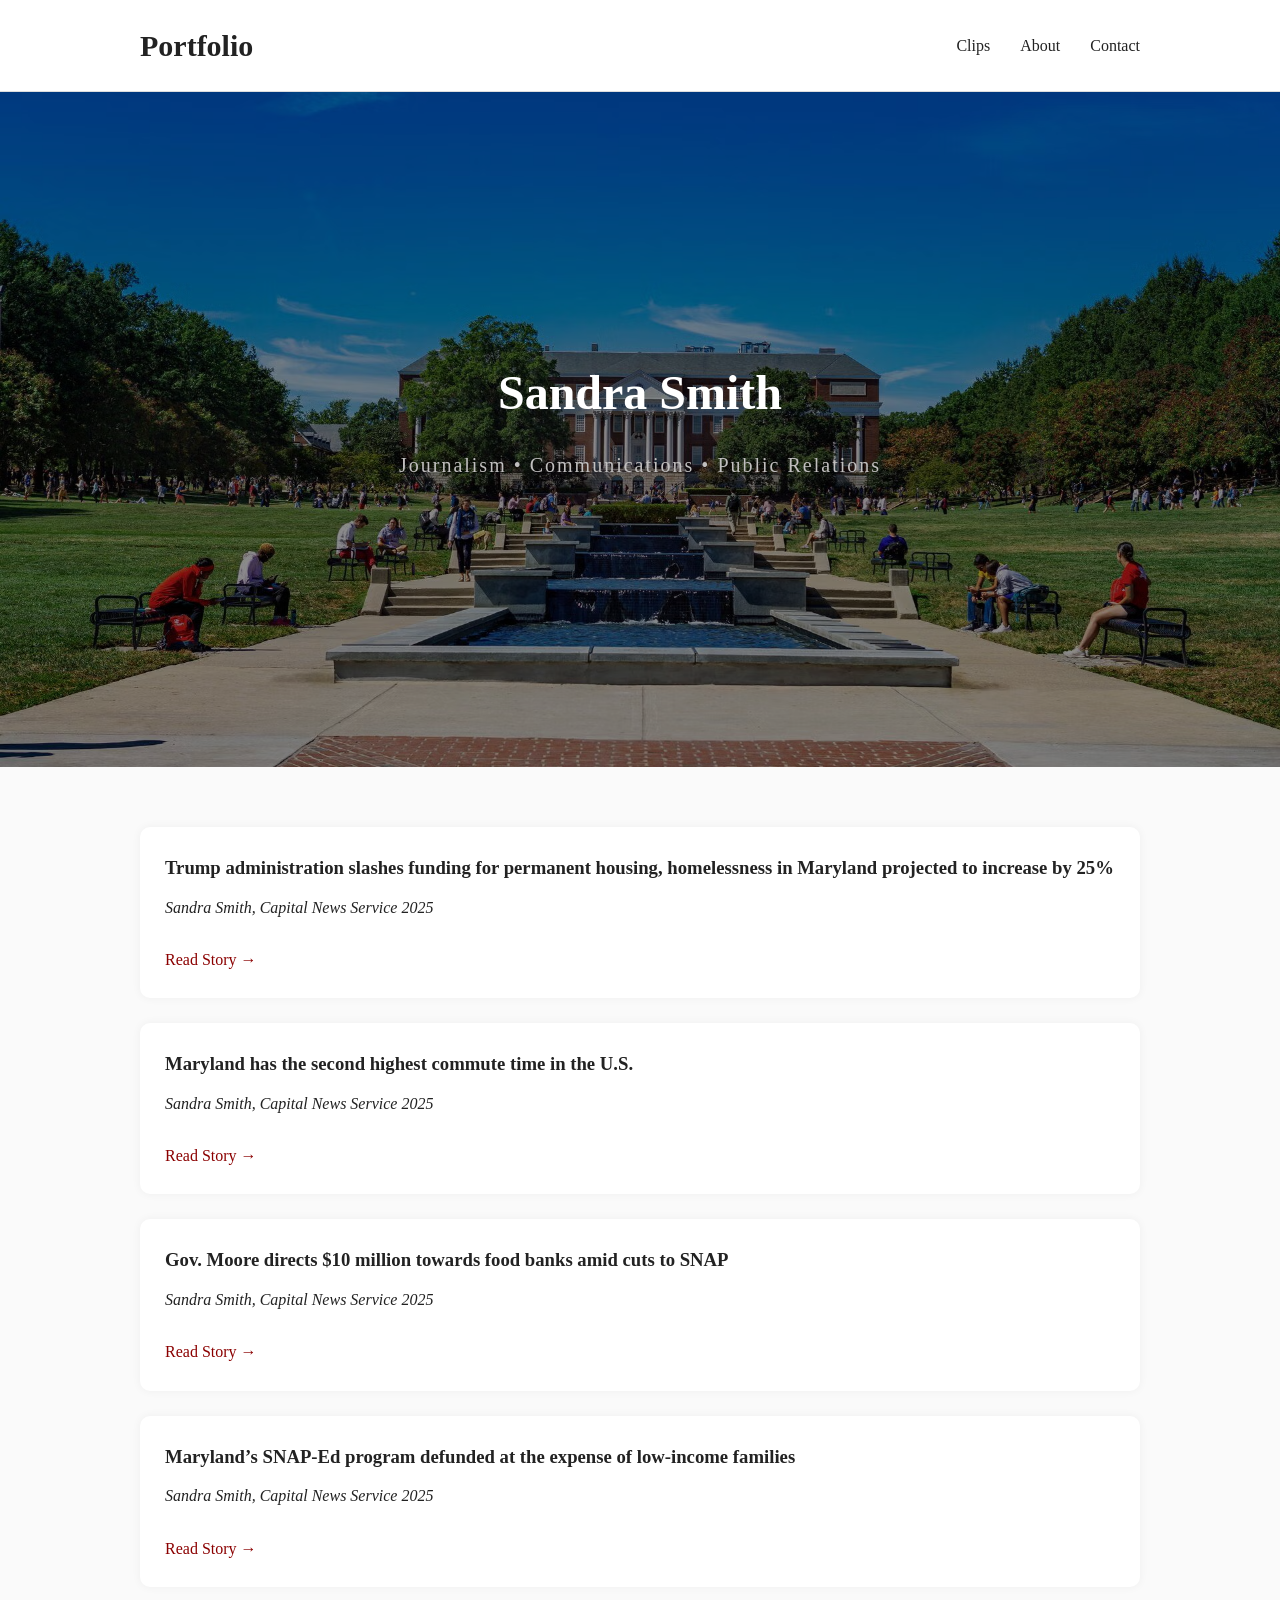
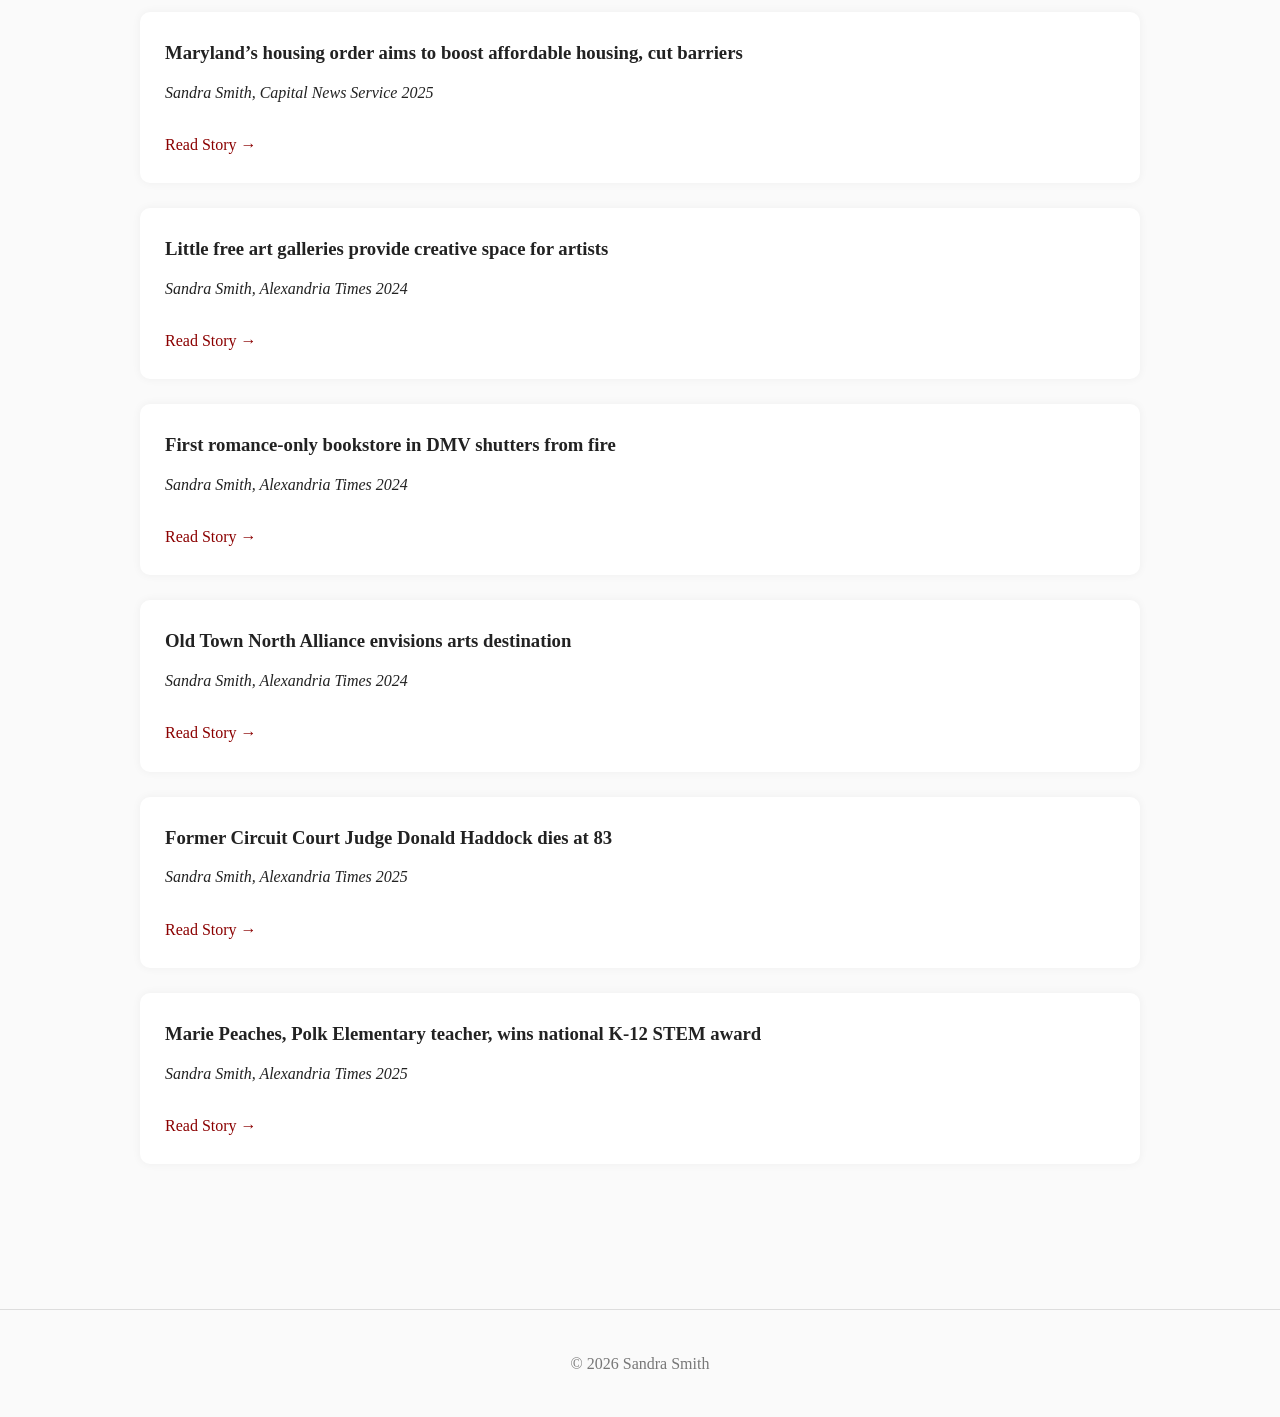
<file: index.html>
<!DOCTYPE html>
<html lang="en">

<head>
<meta charset="UTF-8">
<meta name="viewport" content="width=device-width, initial-scale=1.0">
<title>Sandra Smith | Portfolio</title>

<link rel="stylesheet" href="style.css">
</head>

<body>

<header>

<div class="container">

<nav>

<h1>Portfolio</h1>

<ul>
<li><a href="index.html">Clips</a></li>
<li><a href="about.html">About</a></li>
<li><a href="contact.html">Contact</a></li>
</ul>

</nav>

</div>

</header>

<section class="hero">

<div class="overlay">

<h2>Sandra Smith</h2>

<p>Journalism • Communications • Public Relations</p>

</div>


</section>

</section>

<section class="section">

<div class="container">

<div class="story">
<h3>Trump administration slashes funding for permanent housing, homelessness in Maryland projected to increase by 25%</h3>
<p><i>Sandra Smith, Capital News Service 2025</i></p>
<a href="https://cnsmaryland.org/2025/12/04/trump-administration-slashes-funding-for-permanent-housing-homelessness-projected-to-increase-by-25/" target="_blank">Read Story →</a>
</div>

<div class="story">
<h3>Maryland has the second highest commute time in the U.S.</h3>
<p><i>Sandra Smith, Capital News Service 2025</i></p>
<a href="https://cnsmaryland.org/2025/11/21/maryland-has-the-second-highest-commute-time-in-the-u-s/">Read Story →</a>
</div>

<div class="story">
<h3>Gov. Moore directs $10 million towards food banks amid cuts to SNAP</h3>
<p><i>Sandra Smith, Capital News Service 2025</i></p>
<a href="https://cnsmaryland.org/2025/10/30/gov-moore-directs-10-million-towards-food-banks-amid-cuts-to-snap/">Read Story →</a>
</div>

<div class="story">
<h3>Maryland’s SNAP-Ed program defunded at the expense of low-income families</h3>
<p><i>Sandra Smith, Capital News Service 2025</i></p>
<a href="https://cnsmaryland.org/2025/10/23/marylands-snap-ed-program-defunded-low-income-families-suffer/">Read Story →</a>
</div>

<div class="story">
<h3>Maryland’s housing order aims to boost affordable housing, cut barriers</h3>
<p><i>Sandra Smith, Capital News Service 2025</i></p>
<a href="https://cnsmaryland.org/2025/09/25/marylands-housing-order-aims-to-boost-affordable-housing-cut-barriers/">Read Story →</a>
</div>

<div class="story">
<h3>Little free art galleries provide creative space for artists</h3>
<p><i>Sandra Smith, Alexandria Times 2024</i></p>
<a href="https://alextimes.com/arts/little-free-art-galleries-provide-creative-space-for-artists/">Read Story →</a>
</div>

<div class="story">
<h3>First romance-only bookstore in DMV shutters from fire</h3>
<p><i>Sandra Smith, Alexandria Times 2024</i></p>
<a href="https://alextimes.com/local-news/first-romance-only-bookstore-in-dmv-shutters-from-fire/">Read Story →</a>
</div>

<div class="story">
<h3>Old Town North Alliance envisions arts destination</h3>
<p><i>Sandra Smith, Alexandria Times 2024</i></p>
<a href="https://alextimes.com/arts/old-town-north-alliance-envisions-arts-destination/">Read Story →</a>
</div>

<div class="story">
<h3>Former Circuit Court Judge Donald Haddock dies at 83</h3>
<p><i>Sandra Smith, Alexandria Times 2025</i></p>
<a href="https://alextimes.com/obituaries/former-circuit-court-judge-donald-haddock-dies-at-83/">Read Story →</a>
</div>

<div class="story">
<h3>Marie Peaches, Polk Elementary teacher, wins national K-12 STEM award</h3>
<p><i>Sandra Smith, Alexandria Times 2025</i></p>
<a href="https://alextimes.com/local-news/marie-peaches-national-stem-award-polk-elementary/">Read Story →</a>
</div>

</div>

</section>

<footer>

© 2026 Sandra Smith

</footer>

</body>

</html>
</file>
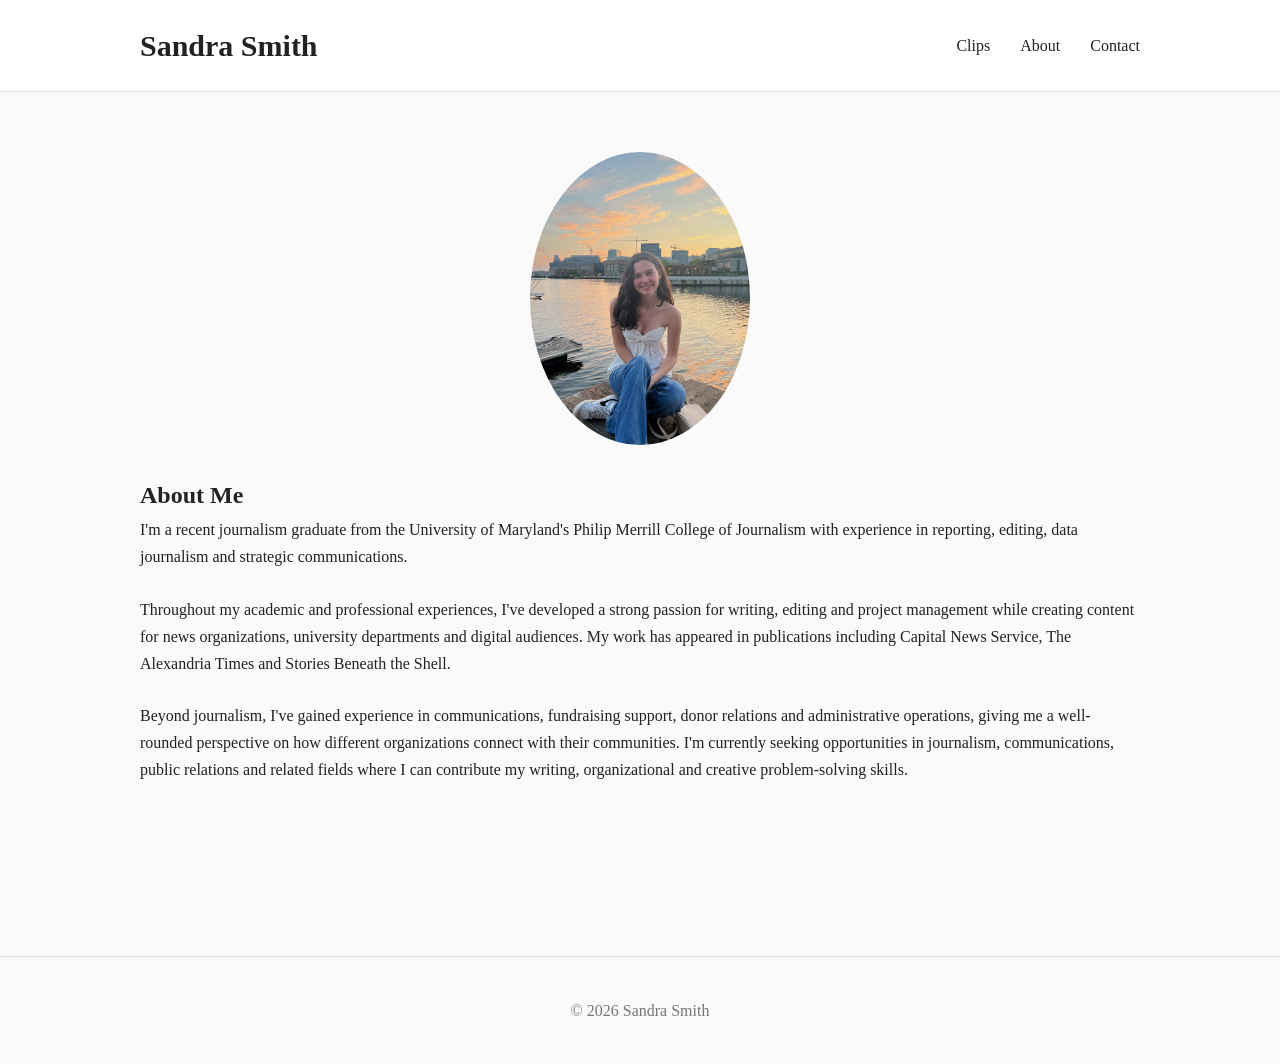
<file: about.html>
<!DOCTYPE html>
<html>

<head>

<meta charset="UTF-8">

<title>About</title>

<link rel="stylesheet" href="style.css">

</head>

<body>

<header>

<div class="container">

<nav>

<h1>Sandra Smith</h1>

<ul>

<li><a href="index.html">Clips</a></li>

<li><a href="about.html">About</a></li>

<li><a href="contact.html">Contact</a></li>

</ul>

</nav>

</div>

</header>

<section class="section">

<div class="container">

<img src="images/headshot.jpg" class="about-img">

<h2>About Me</h2>

<p>

I'm a recent journalism graduate from the University of Maryland's Philip Merrill College of Journalism with experience in reporting, editing, data journalism and strategic communications. 

</p>
<p>

Throughout my academic and professional experiences, I've developed a strong passion for writing, editing and project management while creating content for news organizations, university departments and digital audiences. My work has appeared in publications including Capital News Service, The Alexandria Times and Stories Beneath the Shell. 

</p>

<p>

Beyond journalism, I've gained experience in communications, fundraising support, donor relations and administrative operations, giving me a well-rounded perspective on how different organizations connect with their communities. 

I'm currently seeking opportunities in journalism, communications, public relations and related fields where I can contribute my writing, organizational and creative problem-solving skills. 
</p>

<br>


</div>

</section>

<footer>

© 2026 Sandra Smith

</footer>

</body>

</html>
</file>
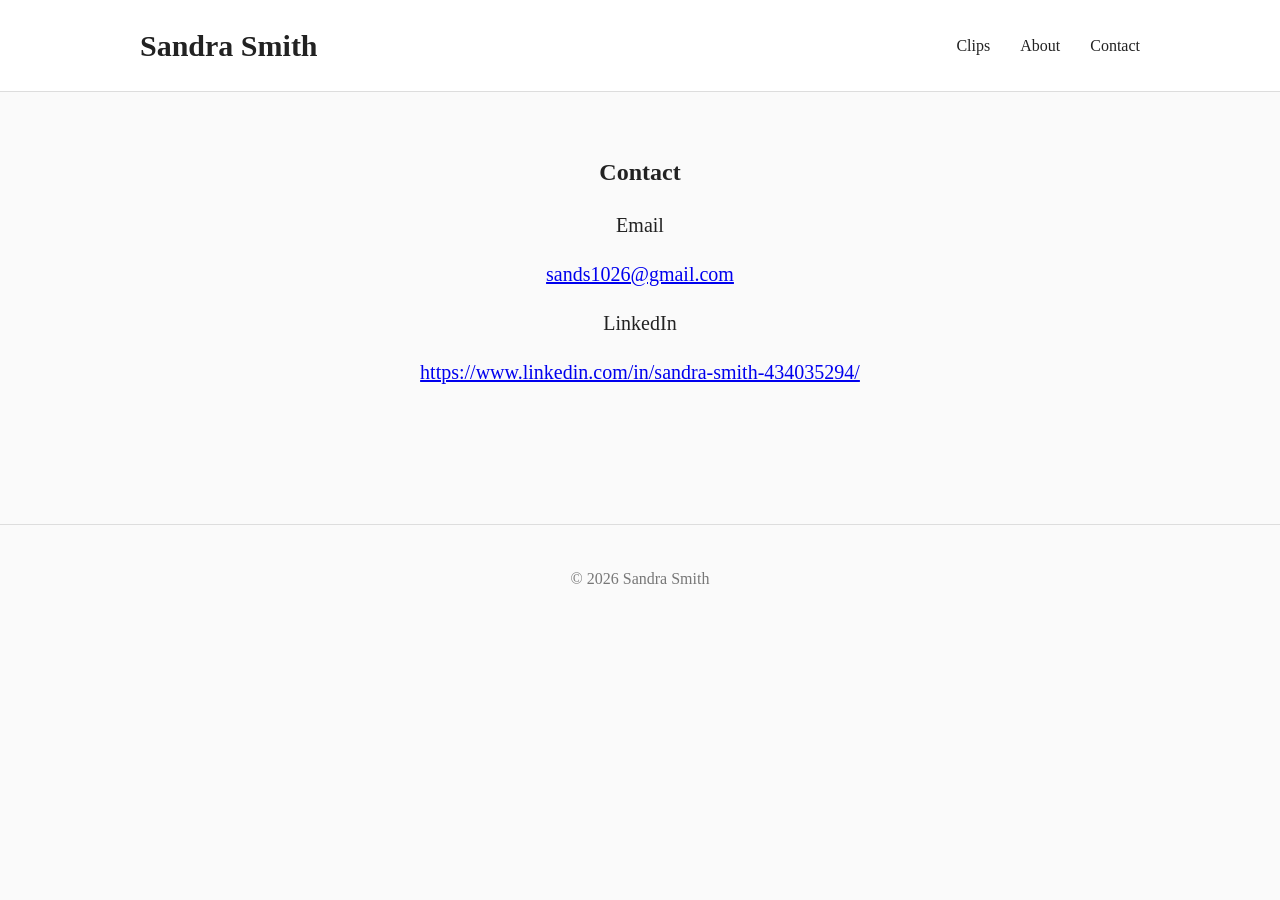
<file: contact.html>
<!DOCTYPE html>
<html>

<head>

    <meta charset="UTF-8">

    <title>Contact</title>

    <link rel="stylesheet" href="style.css">

</head>

<body>

    <header>

        <div class="container">

            <nav>

                <h1>Sandra Smith</h1>

                <ul>

                    <li><a href="index.html">Clips</a></li>

                    <li><a href="about.html">About</a></li>

                    <li><a href="contact.html">Contact</a></li>

                </ul>

            </nav>

        </div>

    </header>

    <section class="section">

        <div class="container contact">

            <h2>Contact</h2>

            <p>Email</p>

            <p>

                <a href="mailto:youremail@gmail.com">

                    sands1026@gmail.com

                </a>

            </p>

            <p>

                LinkedIn

            </p>

            <p>

                <a href="https://www.linkedin.com/in/sandra-smith-434035294/">

                    https://www.linkedin.com/in/sandra-smith-434035294/

                </a>

            </p>

        </div>

    </section>

    <footer>

        © 2026 Sandra Smith

    </footer>

</body>

</html>
</file>
<file: style.css>
* {
    margin: 0;
    padding: 0;
    box-sizing: border-box;
}

body {
    font-family: Georgia, serif;
    color: #222;
    background: #fafafa;
    line-height: 1.7;
}

header {
    background: white;
    border-bottom: 1px solid #ddd;
    padding: 20px 0;
}

.container {
    width: 90%;
    max-width: 1000px;
    margin: auto;
}

nav {
    display: flex;
    justify-content: space-between;
    align-items: center;
}

nav h1 {
    font-size: 30px;
}

nav ul {
    display: flex;
    list-style: none;
}

nav li {
    margin-left: 30px;
}

nav a {
    text-decoration: none;
    color: #222;
}

nav a:hover {
    color: #8b0000;
}

.hero{

height:75vh;

background-image:url("images/umdphoto.avif");

background-size:cover;

background-position:center;

display:flex;

justify-content:center;

align-items:center;

position:relative;

}

.overlay{

background:rgba(0,0,0,.45);

width:100%;

height:100%;

display:flex;

flex-direction:column;

justify-content:center;

align-items:center;

color:white;

text-align:center;

}

.overlay h2{

font-size:72px;

font-weight:600;

margin-bottom:20px;

}

.overlay p{

font-size:28px;

letter-spacing:2px;

}

.intro{

padding:80px 0;

background:white;

}

.intro h3{

font-size:36px;

margin-bottom:30px;

}

.intro p{

font-size:20px;

margin-bottom:30px;

line-height:1.8;

}

.hero h2 {
    font-size: 48px;
    margin-bottom: 15px;
}

.hero p {
    font-size: 20px;
    color: #c1bfbf;
}

.section {
    padding: 60px 0;
}

.story {
    background: white;
    margin-bottom: 25px;
    padding: 25px;
    border-radius: 10px;
    box-shadow: 0 0 10px rgba(0,0,0,.05);
}

.story h3 {
    margin-bottom: 10px;
}

.story a {
    color: darkred;
    text-decoration: none;
}

.story a:hover {
    text-decoration: underline;
}

.about-img {
    width: 220px;
    border-radius: 50%;
    display: block;
    margin: auto;
    margin-bottom: 30px;
}

.contact {
    text-align: center;
}

.contact p {
    margin: 15px 0;
    font-size: 20px;
}

p {
    margin-bottom: 25px;
}

footer {
    text-align: center;
    padding: 40px;
    margin-top: 60px;
    border-top: 1px solid #ddd;
    color: #777;
}
</file>
